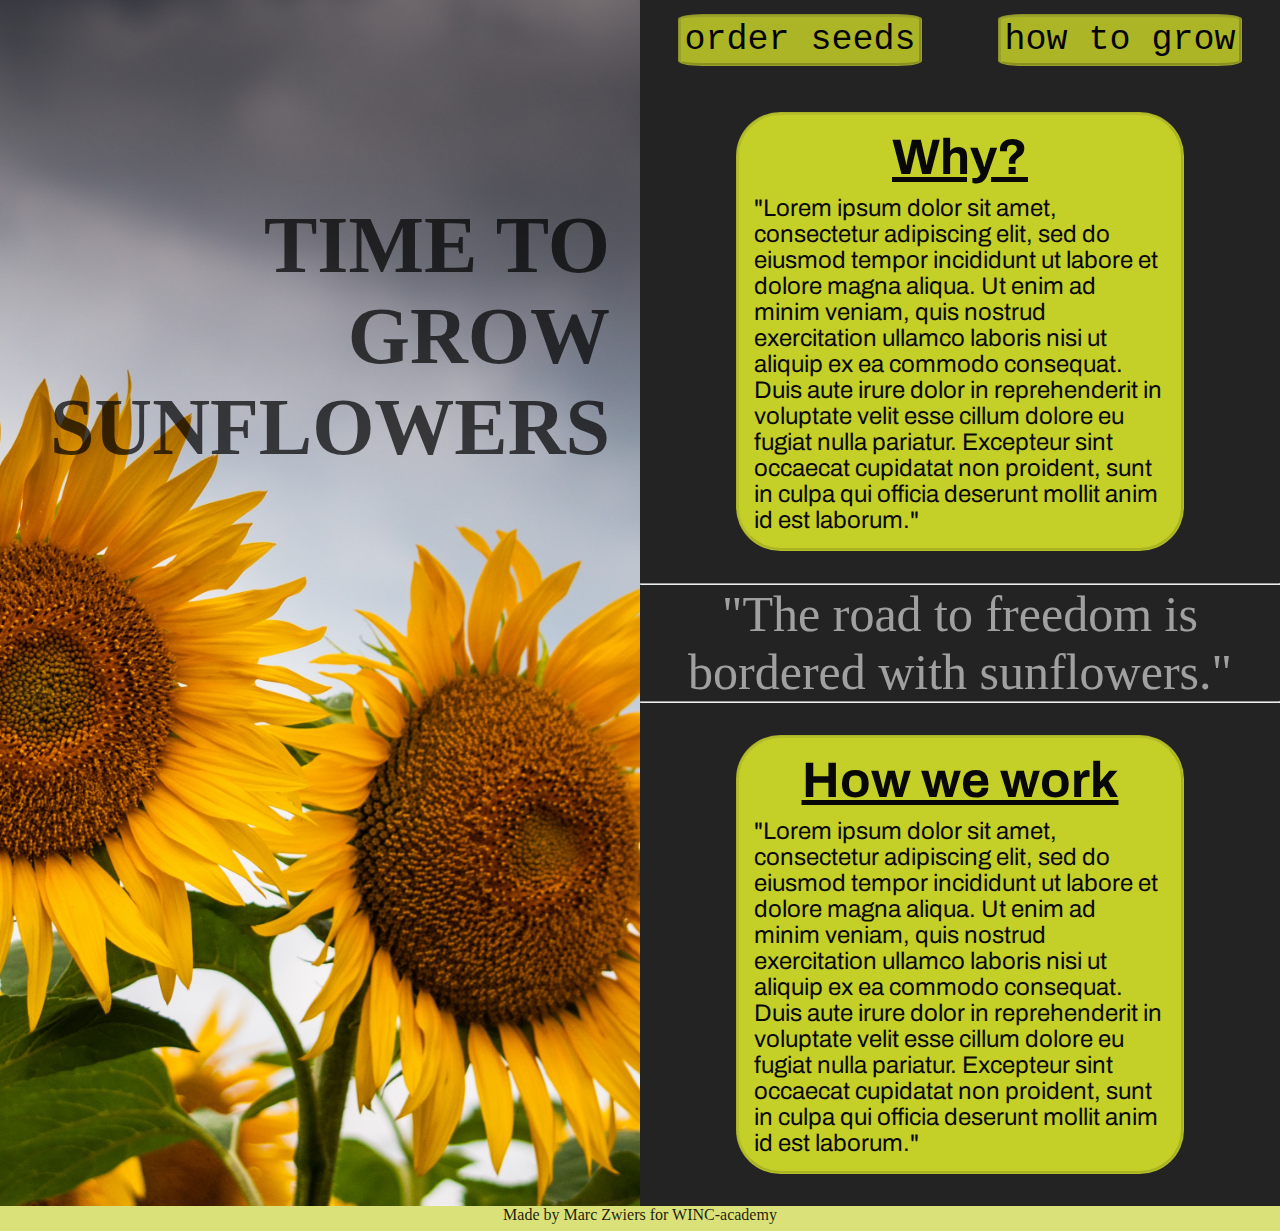
<file: index.html>
<!DOCTYPE html>
<html>
    <link rel="stylesheet" type="text/css" href="style-index.css">
    <head>
        <meta charset="UTF-8"/>
        <meta name="viewport" content="width=device-width, initial-scale=1.0">
        <title>Sunflowerseeds for victims of war</title>
    </head>
    <body>
        <div class="grid-container">
        <nav>
            <a class="linkbutton" href="order.html">order seeds</a>
            <a class="linkbutton" href="howto.html">how to grow</a>
        </nav>
        <header>
            <h1>Time to grow <br> sunflowers</h1> 
        </header>
        <main>
            <section>
                <article class="article">
                    <h2>Why?</h2>
                    <p>"Lorem ipsum dolor sit amet, consectetur adipiscing elit, sed do eiusmod tempor incididunt ut labore et dolore magna aliqua. Ut enim ad minim veniam, quis nostrud exercitation ullamco laboris nisi ut aliquip ex ea commodo consequat. Duis aute irure dolor in reprehenderit in voluptate velit esse cillum dolore eu fugiat nulla pariatur. Excepteur sint occaecat cupidatat non proident, sunt in culpa qui officia deserunt mollit anim id est laborum."</p>
                </article>
                <hr>
                <blockquote title="quote by Martin Firrel">"The road to freedom is bordered with sunflowers."</blockquote>
                <hr>
                <article class="article">
                    <h2>How we work</h2>
                    <p>"Lorem ipsum dolor sit amet, consectetur adipiscing elit, sed do eiusmod tempor incididunt ut labore et dolore magna aliqua. Ut enim ad minim veniam, quis nostrud exercitation ullamco laboris nisi ut aliquip ex ea commodo consequat. Duis aute irure dolor in reprehenderit in voluptate velit esse cillum dolore eu fugiat nulla pariatur. Excepteur sint occaecat cupidatat non proident, sunt in culpa qui officia deserunt mollit anim id est laborum."</p>
                </article>
            </section>
        </main>
        <footer>Made by Marc Zwiers for WINC-academy</footer>
        </div>
    </body>
</html>
</file>
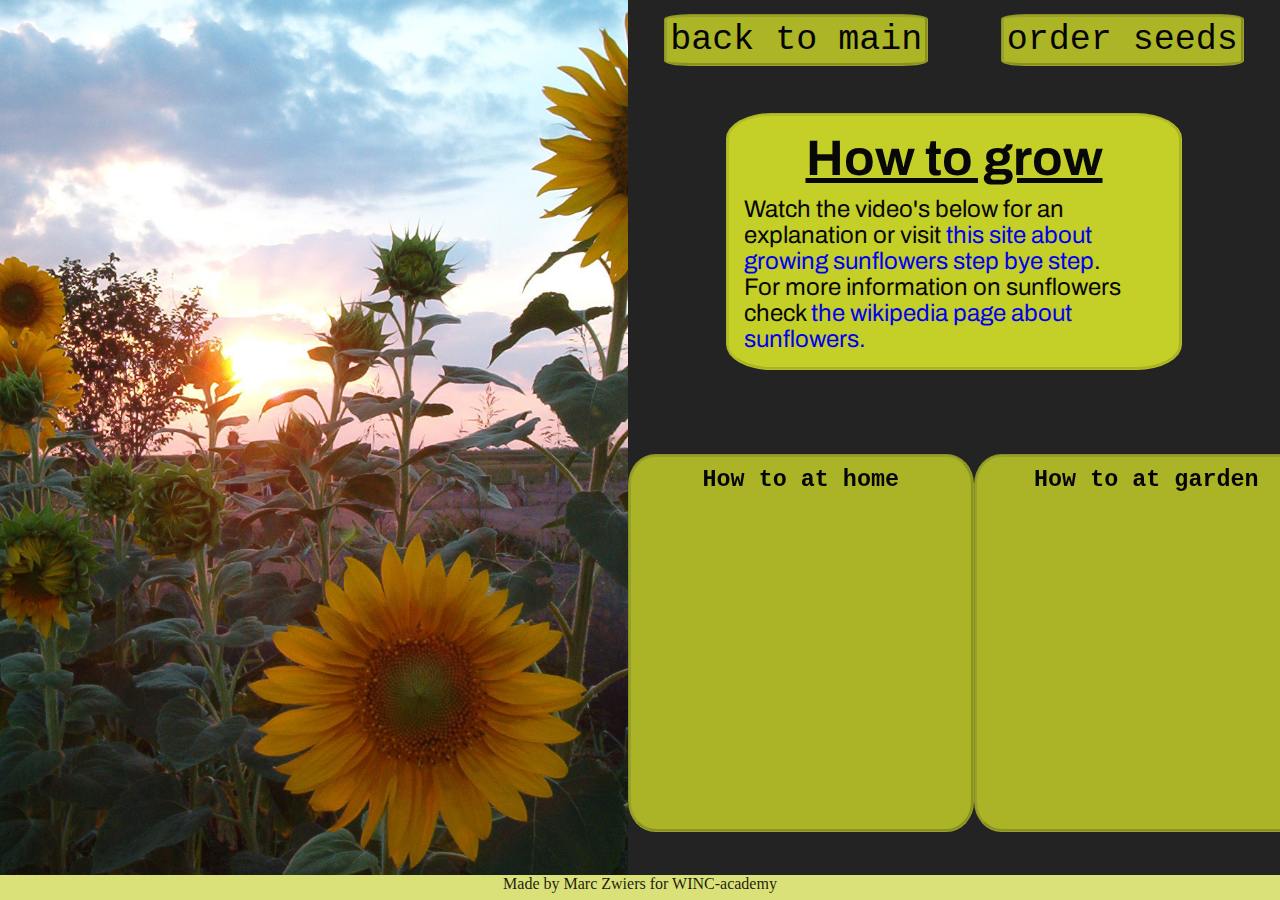
<file: howto.html>
<!DOCTYPE html>
<html>
    <link rel="stylesheet" type="text/css" href="style-howto.css">
    <head>
        <meta charset="UTF-8"/>
        <meta name="viewport" content="width=device-width, initial-scale=1.0">
        <title>Sunflowerseeds for victims of war</title>
    </head>
    <body>
        <div class="grid-container">
        <nav>
            <a class="linkbutton" href="index.html">back to main</a>
            <a class="linkbutton" href="order.html">order seeds</a>
        </nav>
        <header></header>
        <main>
            <section>
            <article class="article">
                <h2>How to grow</h2>
                <p>Watch the video's below for an explanation or visit <a href="https://www.gardenhealth.com/advice/plants-flowers/how-to-grow-sunflowers" title="How to grow sunflowers step by step"> this site about growing sunflowers step bye step</a>. <br> For more information on sunflowers check <a href="https://www.gardenhealth.com/advice/plants-flowers/how-to-grow-sunflowers" title="Sunflower wikipedia page">the wikipedia page about sunflowers.</a></p>
            </article>
            <div class="video-container">
                <div class="video">
                    <h3>How to at home</h3>
                    <iframe src="https://www.youtube.com/embed/hG0rYKBWsSc" height="320px" width="320px" title="YouTube video player" frameborder="none" allow="accelerometer; autoplay; clipboard-write; encrypted-media; gyroscope; picture-in-picture" allowfullscreen></iframe>
                </div>
                <div class="video">
                    <h3>How to at garden</h3>
                    <iframe src="https://www.youtube.com/embed/0FgNWD0upTc" height="320px" width="320px" title="YouTube video player" frameborder="0" allow="accelerometer; autoplay; clipboard-write; encrypted-media; gyroscope; picture-in-picture" allowfullscreen></iframe>
                </div>
            </div>
            </section>
        </main>
        <footer>Made by Marc Zwiers for WINC-academy</footer>
        </div>
    </body>
</html>
</file>
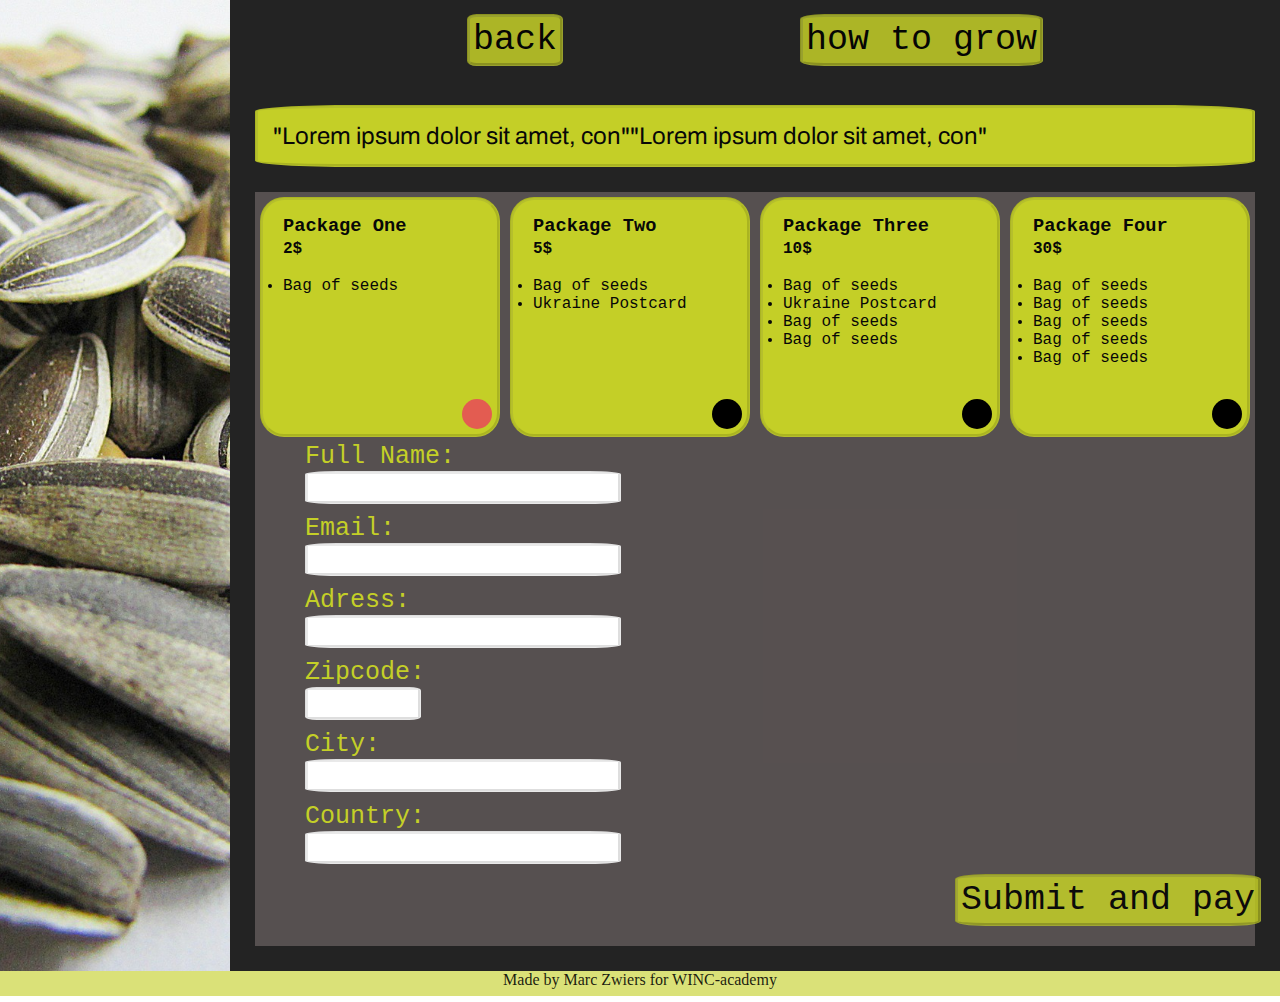
<file: order.html>
<!DOCTYPE html>
<html>
    <link rel="stylesheet" type="text/css" href="style-order.css">
    <head>
        <meta charset="UTF-8"/>
        <meta name="viewport" content="width=device-width, initial-scale=1.0">
        <title>Sunflowerseeds for victims of war</title>
    </head>
    <body>
        <div class="grid-container">
        <nav>
            <a class="linkbutton" href="index.html">back</a>
            <a class="linkbutton" href="howto.html">how to grow</a>
        </nav>
        <header></header>
        <main>
            <section>
                <article class="article">
                    <p>"Lorem ipsum dolor sit amet, con""Lorem ipsum dolor sit amet, con"</p>
                </article>
            </section>
            <form>
                <div class="option-container">
                <label class="option">
                    <h3>Package One <br><span class="price">2$</span></h3>
                    <br>
                    <ul>
                        <li>Bag of seeds</li>
                    </ul>
                    <input type="radio" checked="checked" name="radio">
                    <span class="checkmark"></span>
                </label>
                <label class="option">
                    <h3>Package Two <br><span class="price">5$</span></h3>
                    <br>
                    <ul>
                        <li>Bag of seeds</li>
                        <li>Ukraine Postcard</li>
                    </ul>
                    <input type="radio" name="radio">
                    <span class="checkmark"></span>
                </label>
                <label class="option">
                    <h3>Package Three <br><span class="price">10$</span></h3><br>
                    <ul>
                        <li>Bag of seeds</li>
                        <li>Ukraine Postcard</li>
                        <li>Bag of seeds</li>
                        <li>Bag of seeds</li>
                    </ul>
                    <input type="radio" name="radio">
                    <span class="checkmark"></span>
                </label>
                <label class="option">
                    <h3>Package Four <br><span class="price">30$</span></h3><br>
                    <ul>
                        <li>Bag of seeds</li>
                        <li>Bag of seeds</li>
                        <li>Bag of seeds</li>
                        <li>Bag of seeds</li>
                        <li>Bag of seeds</li>
                    </ul>
                    <input type="radio" name="radio">
                    <span class="checkmark"></span>
                </label>    
                </div>
                <div class="form-container">
                    <label class="label-text">Full Name:</label><br>
                    <input class="input-text" type="text" name="fullname"><br>
                    <label class="label-text">Email:</label><br>
                    <input class="input-text" type="email" name="email"><br>
                    <label class="label-text">Adress:</label><br>
                    <input class="input-text" type="text" name="Adress"><br>
                    <label class="label-text">Zipcode:</label><br>
                    <input class="input-text-zip" type="text" name="zipcode"><br>
                    <label class="label-text">City:</label><br>
                    <input class="input-text" type="text" name="city"><br>
                    <label class="label-text">Country:</label><br>     
                    <input class="input-text" type="text" name="city">
                    <input class="linkbutton-pay" type="submit" name="submit" value="Submit and pay"><br>
                </div>
            </form>
        </main>
        <footer>Made by Marc Zwiers for WINC-academy</footer>
        </div>
    </body>
</html>
</file>
<file: style-index.css>
@import url("https://fonts.googleapis.com/css2?family=Archivo&display=swap");

* {
  margin: 0;
  padding: 0;
}

a {
  text-decoration: none;
}

.grid-container {
  height: 100vh;
  display: grid;
  grid-template-columns: 1fr;
  grid-template-rows: 60px 600px 1fr 20px;
  grid-template-areas:
    "nav"
    "header"
    "main"
    "footer";
}

nav {
  background-color: #000000dc;
  display: flex;
  flex-direction: row;
  justify-content: space-around;
  align-items: center;
  grid-area: nav;
}

.linkbutton {
  background-color: #c4cf27;
  font-family: monospace;
  color: rgba(0, 0, 0);
  font-size: 20px;
  padding: 3px;
  text-align: center;
  border: rgba(0, 0, 0, 0.199);
  border-radius: 10%;
  border-style: groove;
  opacity: 85%;
}

.linkbutton:hover {
  background-color: #f32167;
}

header {
  background-image: url(picture-index.jpg);
  background-size: cover;
  background-position: center;
  background-repeat: no-repeat;
  background-color: #ffffff;
  grid-area: header;
}

h1 {
  margin-top: 60px;
  font-family: Georgia, "Times New Roman", Times, serif;
  font-size: 3rem;
  padding-right: 5px;
  color: rgb(0, 0, 0);
  text-align: right;
  text-transform: uppercase;
  opacity: 70%;
}

main {
  background-color: #000000dc;
  grid-area: main;
}

.article {
  margin: 25px;
  background-color: #c4cf27;
  font-family: "Archivo", sans-serif;
  padding: 15px;
  font-size: 24px;
  color: rgb(8, 8, 8);
  border: rgba(0, 0, 0, 0.13);
  border-radius: 10%;
  border-style: groove;
}

.article h2 {
  font-size: 50px;
  padding-bottom: 10px;
  text-align: center;
  text-decoration: underline;
}

blockquote {
  font-family: "Times New Roman", Times, serif;
  font-size: 50px;
  color: rgba(255, 255, 255, 0.568);
  text-align: center;
}

footer {
  background-color: #c4cf279f;
  color: rgba(0, 0, 0, 0.877);
  text-align: center;
  grid-area: footer;
}

@media screen and (min-width: 1280px) {
  .grid-container {
    grid-template-columns: 1fr 1fr;
    grid-template-rows: 80px 1fr 25px;
    grid-template-areas:
      "header nav"
      "header main"
      "footer footer";
  }

  h1 {
    margin-top: 200px;
    font-size: 5rem;
    padding-right: 30px;
  }

  .linkbutton {
    font-size: 35px;
  }

  .article {
    margin: 5% 15% 5% 15%;
  }
}
</file>
<file: style-howto.css>
@import url("https://fonts.googleapis.com/css2?family=Archivo&display=swap");

* {
  margin: 0;
  padding: 0;
}

a {
  text-decoration: none;
}

.grid-container {
  height: 100vh;
  display: grid;
  grid-template-columns: 1fr;
  grid-template-rows: 60px 100px 1fr 20px;
  grid-template-areas:
    "nav"
    "header"
    "main"
    "footer";
}

nav {
  background-color: #000000dc;
  display: flex;
  flex-direction: row;
  justify-content: space-around;
  align-items: center;
  grid-area: nav;
}

.linkbutton {
  background-color: #c4cf27;
  font-family: monospace;
  color: rgba(0, 0, 0);
  font-size: 20px;
  padding: 3px;
  text-align: center;
  border: rgba(0, 0, 0, 0.199);
  border-radius: 10%;
  border-style: groove;
  opacity: 85%;
}

.linkbutton:hover {
  background-color: #f32167;
}

header {
  background-image: url(picture-howto.jpg);
  background-size: cover;
  background-position: center;
  background-repeat: no-repeat;
  background-color: #ffffff;
  grid-area: header;
}

main {
  background-color: #000000dc;
  grid-area: main;
}

.article {
  margin: 25px;
  background-color: #c4cf27;
  font-family: "Archivo", sans-serif;
  padding: 15px;
  font-size: 24px;
  color: rgb(8, 8, 8);
  border: rgba(0, 0, 0, 0.13);
  border-radius: 10%;
  border-style: groove;
}

.article h2 {
  font-size: 50px;
  padding-bottom: 10px;
  text-align: center;
  text-decoration: underline;
}

/* VIDEO START */

.video-container {
  display: flex;
  flex-direction: column;
  align-items: center;
}

.video {
  background-color: #c4cf27;
  margin-bottom: 10px;
  font-family: monospace;
  font-size: 20px;
  text-align: center;
  color: rgba(0, 0, 0);
  padding: 1.5%;
  border: rgba(0, 0, 0, 0.199);
  border-radius: 8%;
  border-style: groove;
  opacity: 85%;
}

/* VIDEO END */

footer {
  background-color: #c4cf279f;
  color: rgba(0, 0, 0, 0.877);
  text-align: center;
  grid-area: footer;
}

@media screen and (min-width: 1280px) {
  .grid-container {
    grid-template-columns: 1fr 1fr;
    grid-template-rows: 80px 1fr 25px;
    grid-template-areas:
      "header nav"
      "header main"
      "footer footer";
  }

  h1 {
    margin-top: 200px;
    font-size: 5rem;
    padding-right: 30px;
  }

  .linkbutton {
    font-size: 35px;
  }

  .video-container {
    margin-top: 13%;
    display: flex;
    flex-direction: row;
    justify-content: space-around;
  }

  .article {
    margin: 5% 15% 5% 15%;
  }
}
</file>
<file: style-order.css>
@import url("https://fonts.googleapis.com/css2?family=Archivo&display=swap");

* {
  margin: 0;
  padding: 0;
}

a {
  text-decoration: none;
}

.grid-container {
  height: 100vh;
  display: grid;
  grid-template-columns: 1fr;
  grid-template-rows: 60px 100px 1fr 20px;
  grid-template-areas:
    "nav"
    "header"
    "main"
    "footer";
}

nav {
  background-color: #000000dc;
  display: flex;
  flex-direction: row;
  justify-content: space-evenly;
  align-items: center;
  grid-area: nav;
}

.linkbutton,
.linkbutton-pay {
  background-color: #c4cf27;
  font-family: monospace;
  color: rgba(0, 0, 0);
  font-size: 20px;
  padding: 3px;
  text-align: center;
  border: rgba(0, 0, 0, 0.199);
  border-radius: 10%;
  border-style: groove;
  opacity: 85%;
}

.linkbutton:hover,
.linkbutton-pay:hover {
  background-color: #f32167;
}

.linkbutton-pay {
  margin-left: 15px;
  margin-bottom: 20px;
}

header {
  background-image: url(picture-order.jpg);
  background-size: cover;
  background-position: center;
  background-repeat: no-repeat;
  background-color: #000000;
  grid-area: header;
}

main {
  background-color: #000000dc;
  grid-area: main;
}

.article {
  margin: 25px;
  background-color: #c4cf27;
  font-family: "Archivo", sans-serif;
  padding: 15px;
  font-size: 24px;
  color: rgb(8, 8, 8);
  border: rgba(0, 0, 0, 0.13);
  border-radius: 10%;
  border-style: groove;
}

footer {
  background-color: #c4cf279f;
  color: rgba(0, 0, 0, 0.877);
  text-align: center;
  grid-area: footer;
}

/* FORM START */

form {
  background-color: #b4a2a25b;
  margin: 25px;
}

.option-container {
  height: 300px;
  display: grid;
  grid-template-columns: 150px 150px;
  grid-template-rows: 150px 150px;
  justify-content: center;
}

.option {
  position: relative;
  margin: 5px;
  font-family: monospace;
  padding-left: 15px;
  background-color: #c4cf27;
  color: rgb(8, 8, 8);
  font-size: 12px;
  border: rgba(0, 0, 0, 0.13);
  border-radius: 10%;
  border-style: groove;
}

.option input {
  position: absolute;
  opacity: 0;
  cursor: pointer;
}

.checkmark {
  position: absolute;
  bottom: 5px;
  right: 5px;
  height: 20px;
  width: 20px;
  background-color: rgb(0, 0, 0);
  border-radius: 50%;
}

.option:hover input ~ .checkmark {
  background-color: rgba(43, 146, 132, 0.74);
}

.option input:checked ~ .checkmark {
  background-color: #f32167a9;
}

.checkmark:after {
  content: "";
  position: absolute;
  display: none;
}

.option .checkmark:after {
  top: 9px;
  left: 9px;
  width: 8px;
  height: 8px;
  border-radius: 50%;
}

.label-text {
  text-align: center;
  margin: 15px;
  color: #c4cf27;
  font-family: monospace;
  border: rgba(0, 0, 0, 0.13);
  font-size: 25px;
}

.input-text {
  margin: 15px;
  margin-top: 0;
  font-family: monospace;
  background-color: #ffffff;
  color: rgb(8, 8, 8);
  border: rgba(0, 0, 0, 0.13);
  border-radius: 10%;
  border-style: groove;
  padding: 5px;
  font-size: 15px;
  width: 300px;
}

.input-text-zip {
  margin: 15px;
  margin-top: 0;
  font-family: monospace;
  background-color: #ffffff;
  color: rgb(8, 8, 8);
  border: rgba(0, 0, 0, 0.13);
  border-radius: 10%;
  border-style: groove;
  padding: 5px;
  font-size: 15px;
  width: 100px;
}

.price {
  font-size: large;
}

/* FORM END */

@media screen and (min-width: 1280px) {
  .grid-container {
    grid-template-columns: 1fr 1fr;
    grid-template-rows: 80px 1fr 25px;
    grid-template-areas:
      "header nav"
      "header main"
      "footer footer";
  }

  .linkbutton,
  .linkbutton-pay {
    font-size: 35px;
  }

  .linkbutton-pay {
    margin-left: 70%;
  }
  .option-container {
    height: 250px;
    display: grid;
    grid-template-columns: 250px 250px 250px 250px;
    grid-template-rows: 250px;
    justify-content: center;
  }

  .label-text,
  .input-text,
  .input-text-zip {
    margin-left: 5%;
    margin-bottom: 10px;
  }

  .checkmark {
    height: 30px;
    width: 30px;
  }

  .option {
    padding: 15px;
    padding-left: 20px;
    font-size: 16px;
  }
}
</file>
